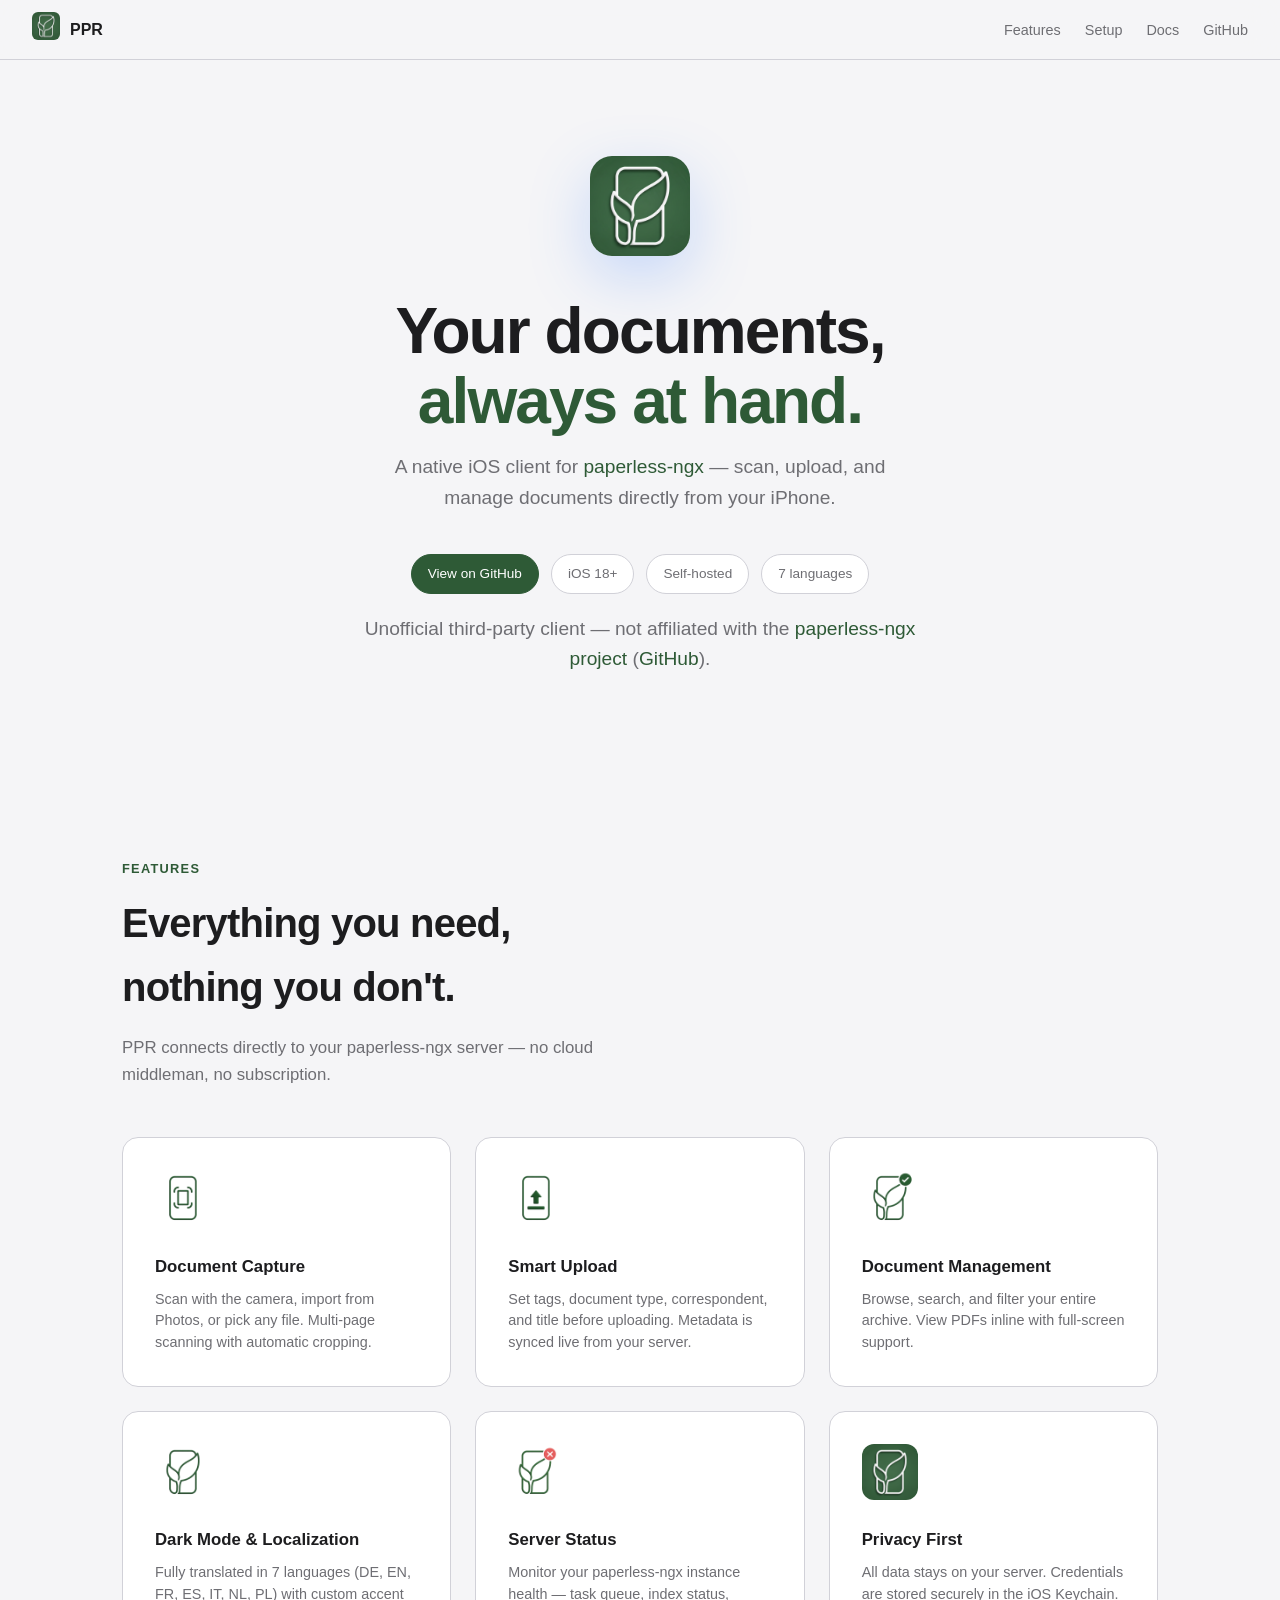
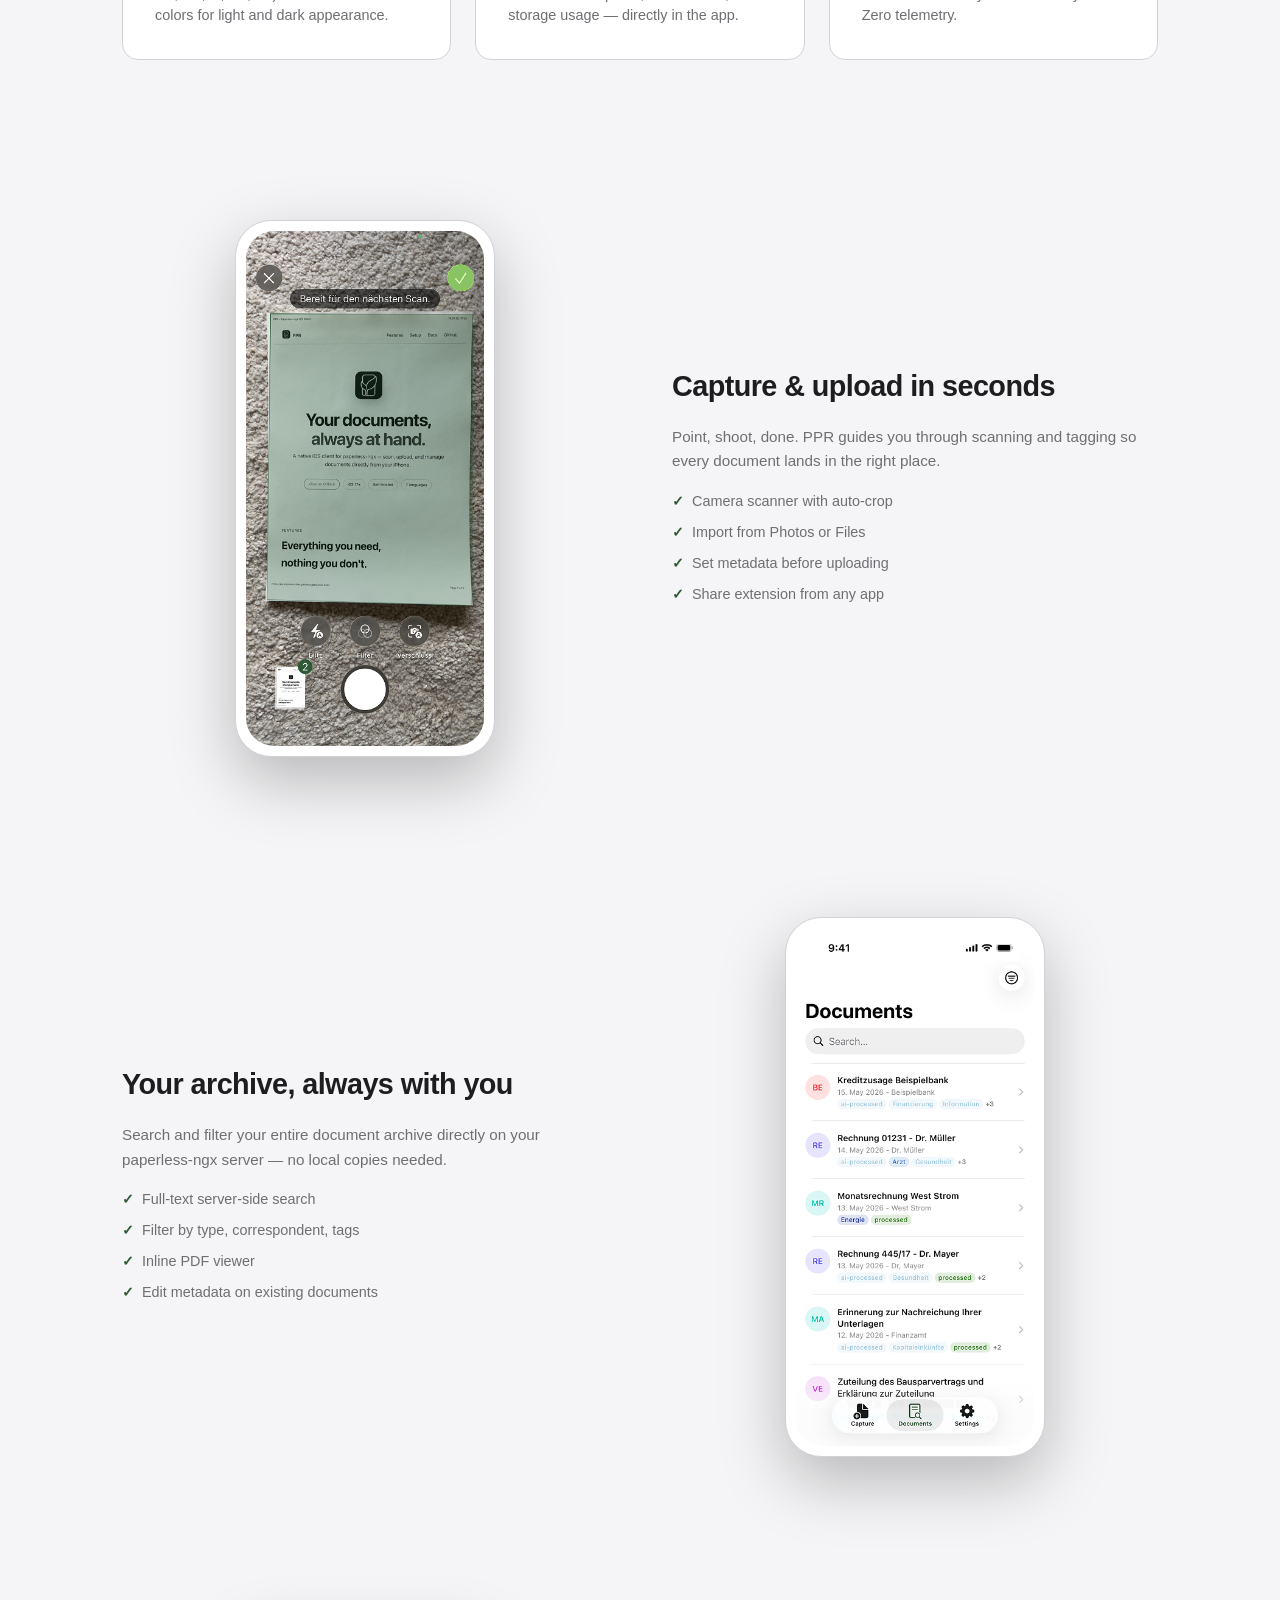
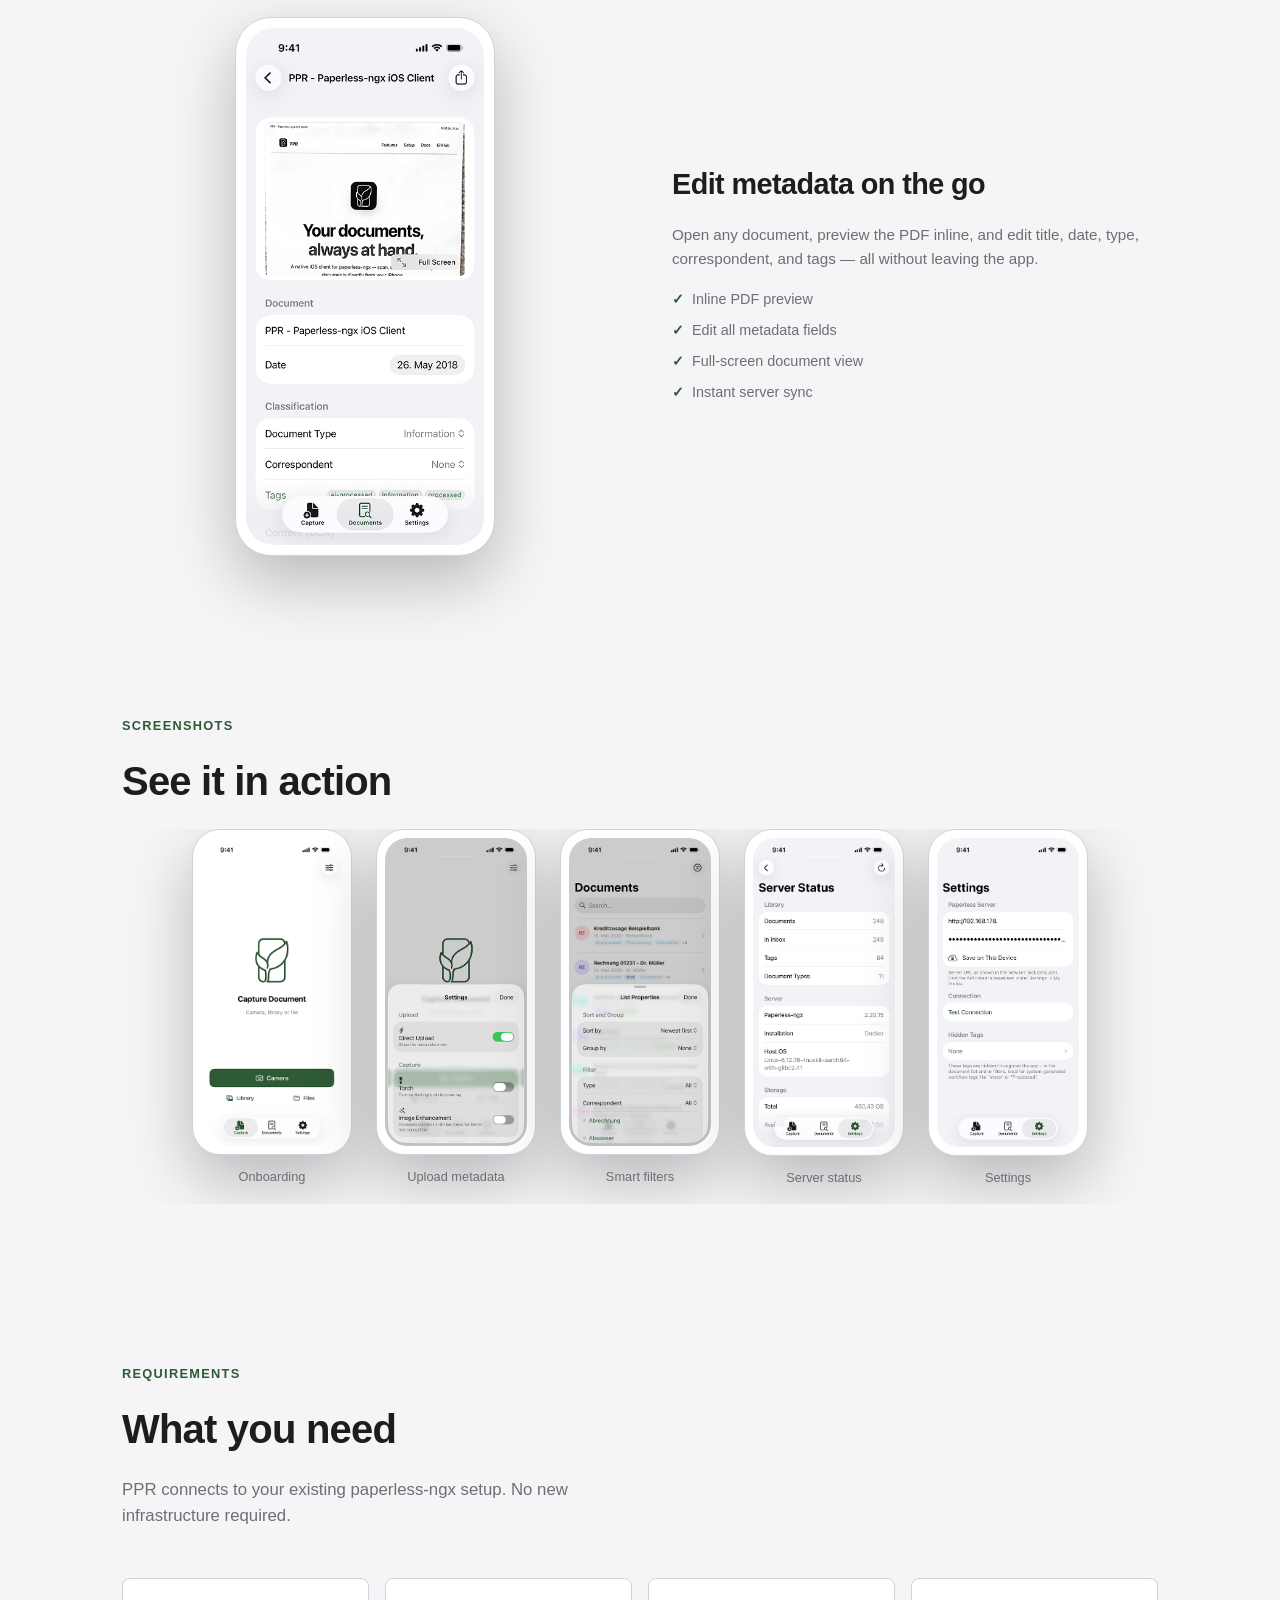
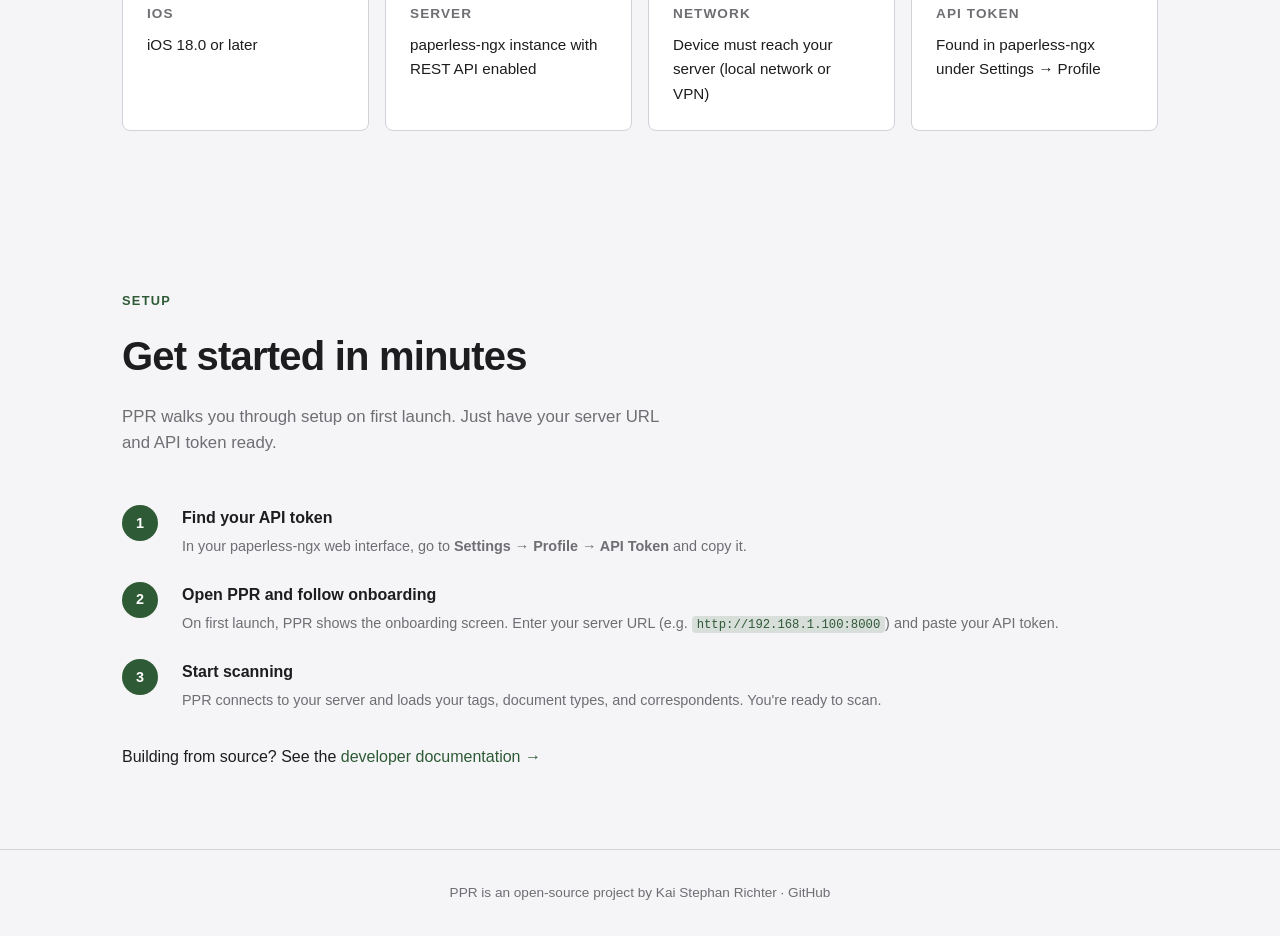
<file: docs/index.html>
<!DOCTYPE html>
<html lang="en">
<head>
  <meta charset="UTF-8">
  <meta name="viewport" content="width=device-width, initial-scale=1.0">
  <title>PPR – Paperless-ngx iOS Client</title>
  <meta name="description" content="A native iOS app for scanning, uploading, and managing documents with your self-hosted paperless-ngx instance.">
  <meta property="og:title" content="PPR – Paperless-ngx iOS Client">
  <meta property="og:description" content="Scan, upload, and manage documents from your iPhone. A native iOS client for paperless-ngx.">
  <meta property="og:image" content="assets/Documents List - Light.png">
  <link rel="icon" type="image/png" href="assets/app-icon-light.png">
  <link rel="stylesheet" href="style.css">
</head>
<body>

<nav>
  <a class="nav-logo" href="index.html">
    <picture>
      <source srcset="assets/app-icon-dark.png" media="(prefers-color-scheme: dark)">
      <img src="assets/app-icon-light.png" alt="PPR Icon">
    </picture>
    PPR
  </a>
  <ul>
    <li><a href="#features">Features</a></li>
    <li><a href="#setup">Setup</a></li>
    <li><a href="docs.html">Docs</a></li>
    <li><a href="https://github.com/kaistephanrichter/ppr">GitHub</a></li>
  </ul>
</nav>

<!-- HERO -->
<div class="hero">
  <picture>
    <source srcset="assets/app-icon-dark.png" media="(prefers-color-scheme: dark)">
    <img class="hero-icon" src="assets/app-icon-light.png" alt="PPR App Icon">
  </picture>
  <h1>Your documents,<br><span>always at hand.</span></h1>
  <p>A native iOS client for <a href="https://docs.paperless-ngx.com" target="_blank">paperless-ngx</a> — scan, upload, and manage documents directly from your iPhone.</p>
  <div class="hero-badges">
    <a class="badge badge-primary" href="https://github.com/kaistephanrichter/ppr">View on GitHub</a>
    <span class="badge">iOS 18+</span>
    <span class="badge">Self-hosted</span>
    <span class="badge">7 languages</span>
  </div>
  <p class="hero-disclaimer">Unofficial third-party client &mdash; not affiliated with the <a href="https://paperless-ngx.com" target="_blank">paperless-ngx project</a> (<a href="https://github.com/paperless-ngx/paperless-ngx" target="_blank">GitHub</a>).</p>
</div>

<!-- FEATURES -->
<section id="features">
  <div class="section-label">Features</div>
  <h2 class="section-title">Everything you need,<br>nothing you don't.</h2>
  <p class="section-sub">PPR connects directly to your paperless-ngx server — no cloud middleman, no subscription.</p>

  <div class="features-grid">
    <div class="feature-card">
      <picture>
        <source srcset="assets/document-capture-dark.png" media="(prefers-color-scheme: dark)">
        <img class="feature-icon" src="assets/document-capture-light.png" alt="Document Capture">
      </picture>
      <h3>Document Capture</h3>
      <p>Scan with the camera, import from Photos, or pick any file. Multi-page scanning with automatic cropping.</p>
    </div>
    <div class="feature-card">
      <picture>
        <source srcset="assets/upload-dark.png" media="(prefers-color-scheme: dark)">
        <img class="feature-icon" src="assets/upload-light.png" alt="Upload">
      </picture>
      <h3>Smart Upload</h3>
      <p>Set tags, document type, correspondent, and title before uploading. Metadata is synced live from your server.</p>
    </div>
    <div class="feature-card">
      <picture>
        <source srcset="assets/success-dark.png" media="(prefers-color-scheme: dark)">
        <img class="feature-icon" src="assets/success-light.png" alt="Document Management">
      </picture>
      <h3>Document Management</h3>
      <p>Browse, search, and filter your entire archive. View PDFs inline with full-screen support.</p>
    </div>
    <div class="feature-card">
      <picture>
        <source srcset="assets/logo-dark.png" media="(prefers-color-scheme: dark)">
        <img class="feature-icon" src="assets/logo-light.png" alt="Dark Mode">
      </picture>
      <h3>Dark Mode &amp; Localization</h3>
      <p>Fully translated in 7 languages (DE, EN, FR, ES, IT, NL, PL) with custom accent colors for light and dark appearance.</p>
    </div>
    <div class="feature-card">
      <picture>
        <source srcset="assets/error-dark.png" media="(prefers-color-scheme: dark)">
        <img class="feature-icon" src="assets/error-light.png" alt="Server Status">
      </picture>
      <h3>Server Status</h3>
      <p>Monitor your paperless-ngx instance health — task queue, index status, storage usage — directly in the app.</p>
    </div>
    <div class="feature-card">
      <picture>
        <source srcset="assets/app-icon-dark.png" media="(prefers-color-scheme: dark)">
        <img class="feature-icon" src="assets/app-icon-light.png" alt="Privacy">
      </picture>
      <h3>Privacy First</h3>
      <p>All data stays on your server. Credentials are stored securely in the iOS Keychain. Zero telemetry.</p>
    </div>
  </div>
</section>

<!-- SHOWCASE 1 -->
<section>
  <div class="showcase">
    <div class="phone-wrap">
      <picture>
        <source srcset="assets/Document Capturing - Dark.png" media="(prefers-color-scheme: dark)">
        <img class="phone-screen" src="assets/Document Capturing - Light.png" alt="Document Scanning">
      </picture>
    </div>
    <div class="showcase-text">
      <h2>Capture &amp; upload in seconds</h2>
      <p>Point, shoot, done. PPR guides you through scanning and tagging so every document lands in the right place.</p>
      <ul>
        <li>Camera scanner with auto-crop</li>
        <li>Import from Photos or Files</li>
        <li>Set metadata before uploading</li>
        <li>Share extension from any app</li>
      </ul>
    </div>
  </div>
</section>

<!-- SHOWCASE 2 -->
<section>
  <div class="showcase reverse">
    <div class="phone-wrap">
      <picture>
        <source srcset="assets/Documents List - Dark.png" media="(prefers-color-scheme: dark)">
        <img class="phone-screen" src="assets/Documents List - Light.png" alt="Document Archive">
      </picture>
    </div>
    <div class="showcase-text">
      <h2>Your archive, always with you</h2>
      <p>Search and filter your entire document archive directly on your paperless-ngx server — no local copies needed.</p>
      <ul>
        <li>Full-text server-side search</li>
        <li>Filter by type, correspondent, tags</li>
        <li>Inline PDF viewer</li>
        <li>Edit metadata on existing documents</li>
      </ul>
    </div>
  </div>
</section>

<!-- SHOWCASE 3 -->
<section>
  <div class="showcase">
    <div class="phone-wrap">
      <picture>
        <source srcset="assets/Document Details - Dark.png" media="(prefers-color-scheme: dark)">
        <img class="phone-screen" src="assets/Document Details - Light.png" alt="Document Details">
      </picture>
    </div>
    <div class="showcase-text">
      <h2>Edit metadata on the go</h2>
      <p>Open any document, preview the PDF inline, and edit title, date, type, correspondent, and tags — all without leaving the app.</p>
      <ul>
        <li>Inline PDF preview</li>
        <li>Edit all metadata fields</li>
        <li>Full-screen document view</li>
        <li>Instant server sync</li>
      </ul>
    </div>
  </div>
</section>

<!-- SCREENSHOT STRIP -->
<section id="screenshots">
  <div class="section-label">Screenshots</div>
  <h2 class="section-title">See it in action</h2>
  <div class="screenshot-strip">
    <div class="screenshot-item">
      <div class="phone-wrap phone-sm">
        <picture>
          <source srcset="assets/Start Screen - Dark.png" media="(prefers-color-scheme: dark)">
          <img class="phone-screen" src="assets/Start Screen - Light.png" alt="Start Screen">
        </picture>
      </div>
      <span class="screenshot-label">Onboarding</span>
    </div>
    <div class="screenshot-item">
      <div class="phone-wrap phone-sm">
        <picture>
          <source srcset="assets/Capture Settings - Dark.png" media="(prefers-color-scheme: dark)">
          <img class="phone-screen" src="assets/Capture Settings - Light.png" alt="Capture Settings">
        </picture>
      </div>
      <span class="screenshot-label">Upload metadata</span>
    </div>
    <div class="screenshot-item">
      <div class="phone-wrap phone-sm">
        <picture>
          <source srcset="assets/Documents Filters - Dark.png" media="(prefers-color-scheme: dark)">
          <img class="phone-screen" src="assets/Documents Filters - Light.png" alt="Filters">
        </picture>
      </div>
      <span class="screenshot-label">Smart filters</span>
    </div>
    <div class="screenshot-item">
      <div class="phone-wrap phone-sm">
        <picture>
          <source srcset="assets/Server Status - Dark.png" media="(prefers-color-scheme: dark)">
          <img class="phone-screen" src="assets/Server Status - Light.png" alt="Server Status">
        </picture>
      </div>
      <span class="screenshot-label">Server status</span>
    </div>
    <div class="screenshot-item">
      <div class="phone-wrap phone-sm">
        <picture>
          <source srcset="assets/Settings - Dark.png" media="(prefers-color-scheme: dark)">
          <img class="phone-screen" src="assets/Settings - Light.png" alt="Settings">
        </picture>
      </div>
      <span class="screenshot-label">Settings</span>
    </div>
  </div>
</section>

<!-- REQUIREMENTS -->
<section id="requirements">
  <div class="section-label">Requirements</div>
  <h2 class="section-title">What you need</h2>
  <p class="section-sub">PPR connects to your existing paperless-ngx setup. No new infrastructure required.</p>

  <div class="req-grid">
    <div class="req-card">
      <h4>iOS</h4>
      <p>iOS 18.0 or later</p>
    </div>
    <div class="req-card">
      <h4>Server</h4>
      <p>paperless-ngx instance with REST API enabled</p>
    </div>
    <div class="req-card">
      <h4>Network</h4>
      <p>Device must reach your server (local network or VPN)</p>
    </div>
    <div class="req-card">
      <h4>API Token</h4>
      <p>Found in paperless-ngx under Settings → Profile</p>
    </div>
  </div>
</section>

<!-- SETUP -->
<section id="setup">
  <div class="section-label">Setup</div>
  <h2 class="section-title">Get started in minutes</h2>
  <p class="section-sub">PPR walks you through setup on first launch. Just have your server URL and API token ready.</p>

  <div class="setup-steps">
    <div class="step">
      <div class="step-num">1</div>
      <div class="step-content">
        <h4>Find your API token</h4>
        <p>In your paperless-ngx web interface, go to <strong>Settings → Profile → API Token</strong> and copy it.</p>
      </div>
    </div>
    <div class="step">
      <div class="step-num">2</div>
      <div class="step-content">
        <h4>Open PPR and follow onboarding</h4>
        <p>On first launch, PPR shows the onboarding screen. Enter your server URL (e.g. <code>http://192.168.1.100:8000</code>) and paste your API token.</p>
      </div>
    </div>
    <div class="step">
      <div class="step-num">3</div>
      <div class="step-content">
        <h4>Start scanning</h4>
        <p>PPR connects to your server and loads your tags, document types, and correspondents. You're ready to scan.</p>
      </div>
    </div>
  </div>

  <p style="margin-top: 2rem;">
    Building from source? See the <a href="docs.html">developer documentation →</a>
  </p>
</section>

<footer>
  <p>PPR is an open-source project by <a href="https://github.com/kaistephanrichter" target="_blank">Kai Stephan Richter</a> · <a href="https://github.com/kaistephanrichter/ppr" target="_blank">GitHub</a></p>
</footer>

</body>
</html>
</file>
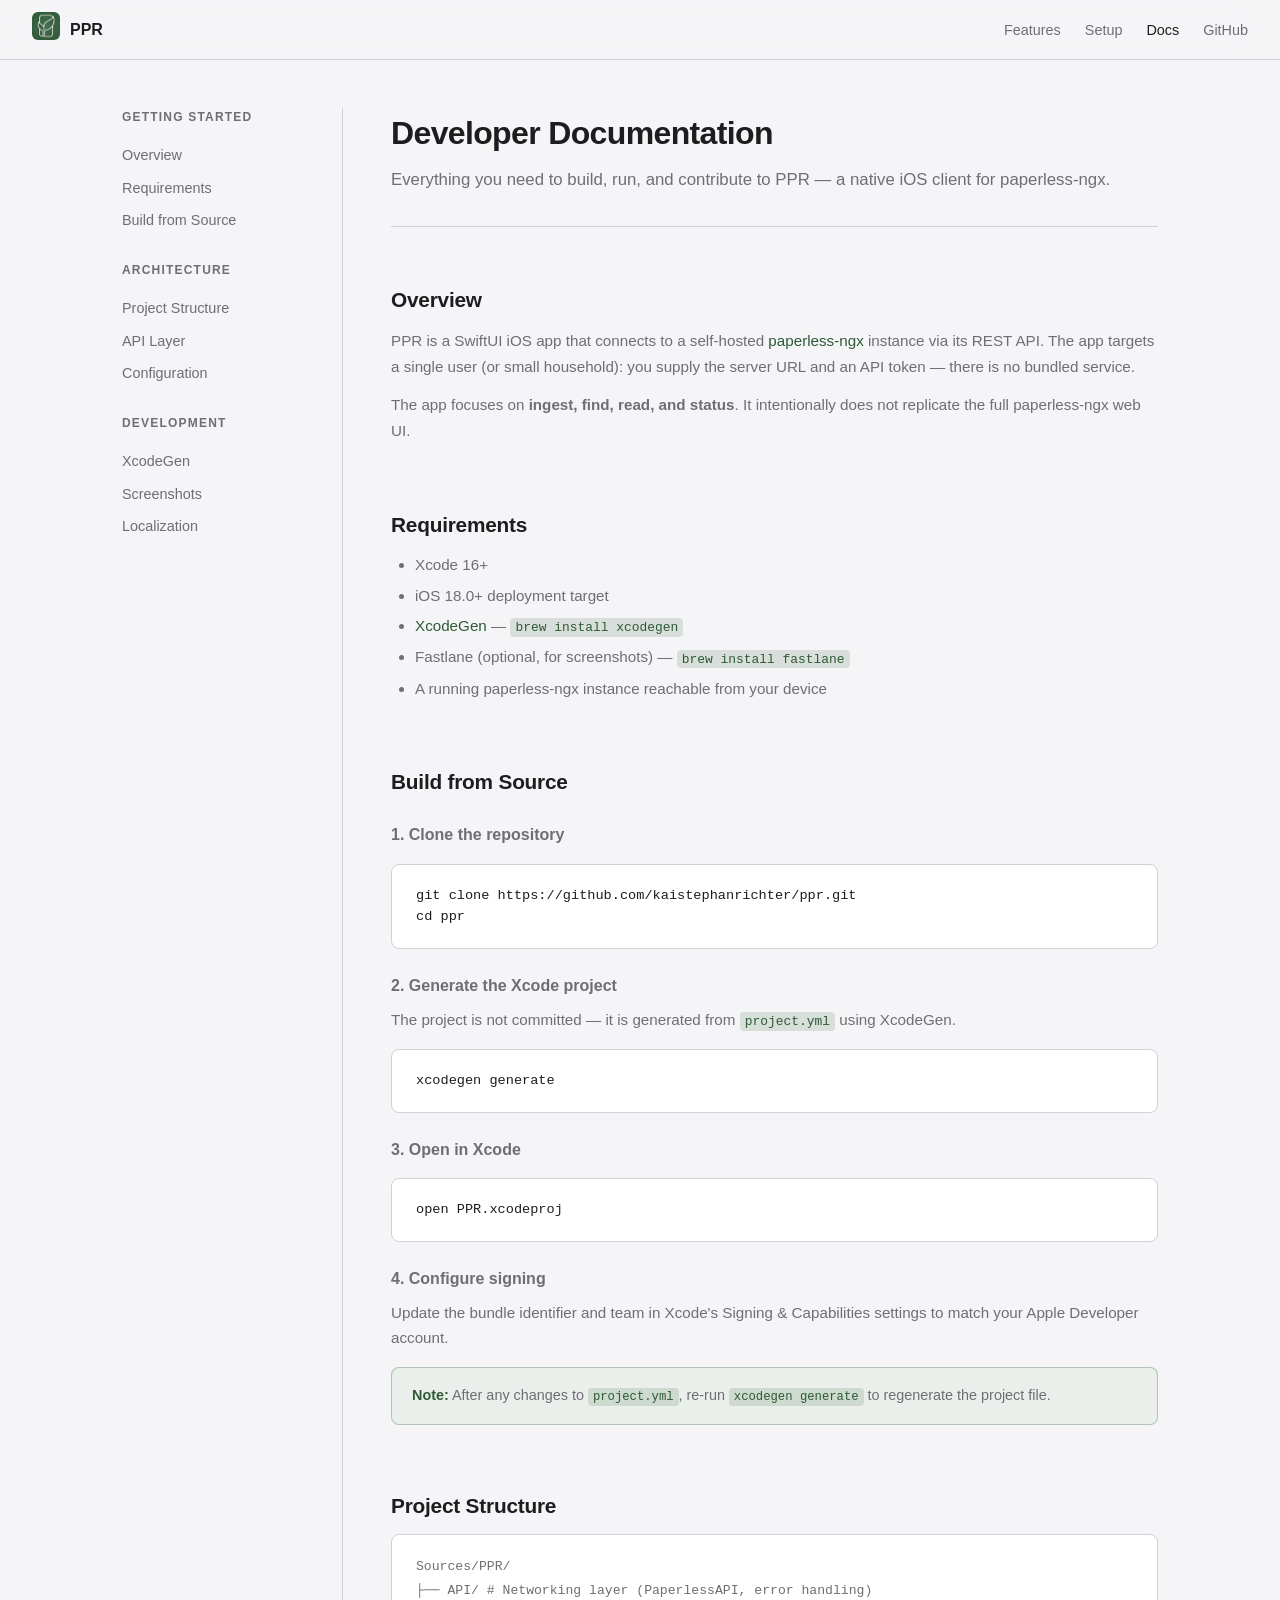
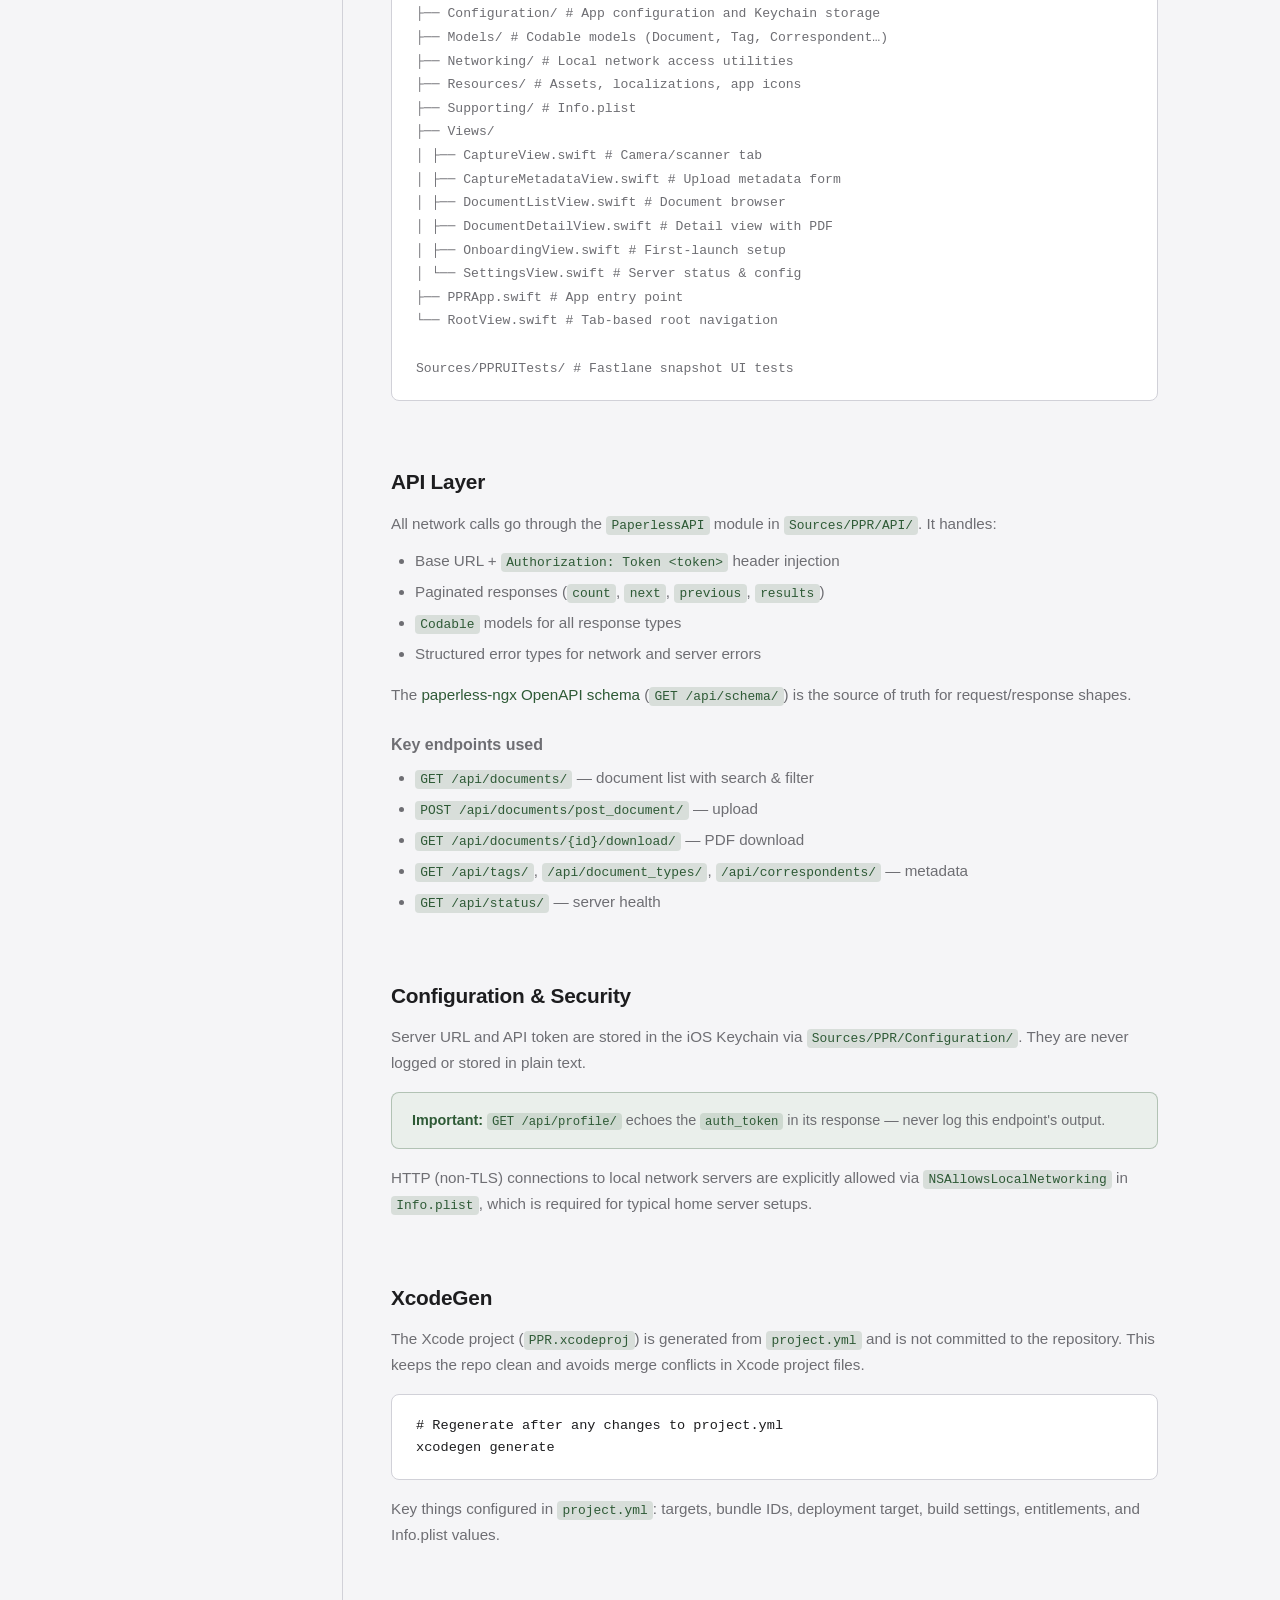
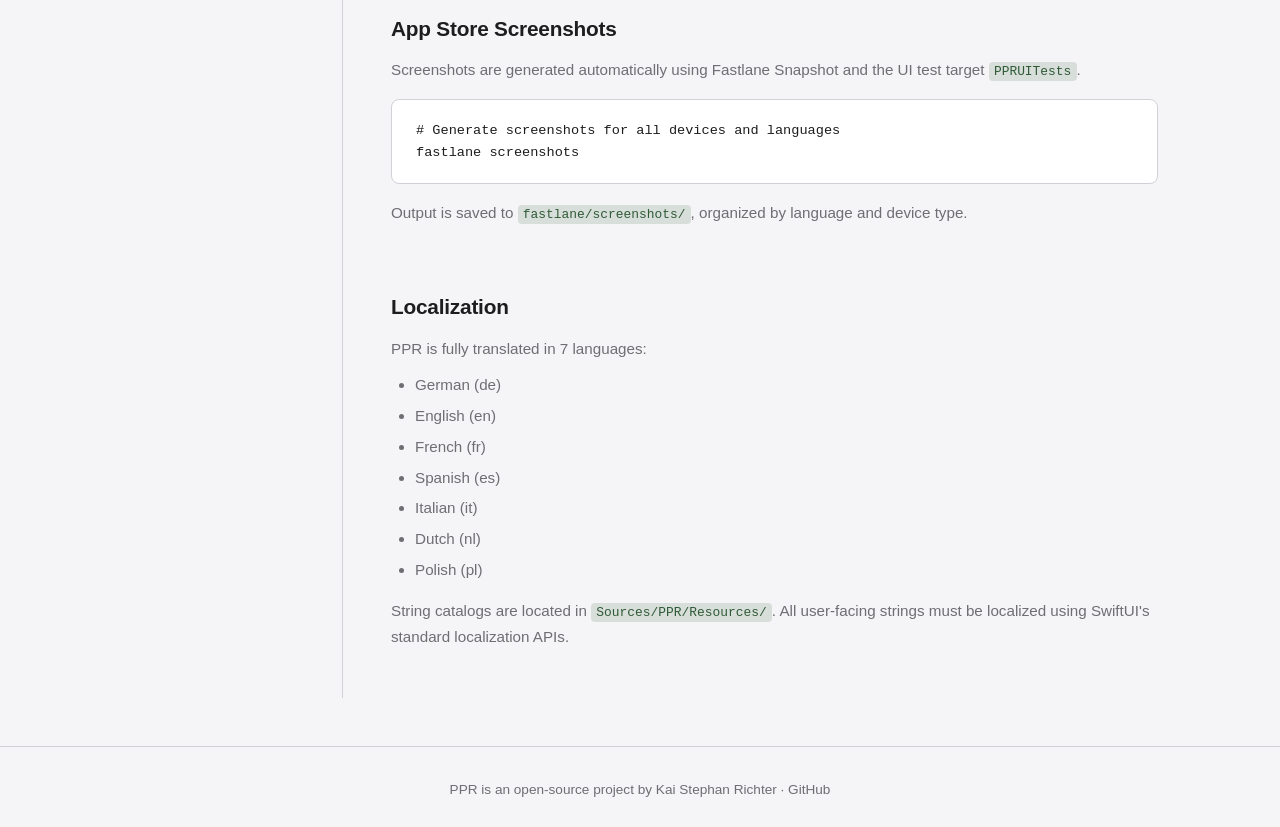
<file: docs/docs.html>
<!DOCTYPE html>
<html lang="en">
<head>
  <meta charset="UTF-8">
  <meta name="viewport" content="width=device-width, initial-scale=1.0">
  <title>Documentation – PPR</title>
  <meta name="description" content="Developer documentation for PPR, the native iOS client for paperless-ngx.">
  <link rel="icon" type="image/png" href="assets/app-icon-light.png">
  <link rel="stylesheet" href="style.css">
  <style>
    .docs-layout {
      display: grid;
      grid-template-columns: 220px 1fr;
      gap: 0;
      max-width: 1100px;
      margin: 0 auto;
      padding: 3rem 2rem;
      align-items: start;
    }

    .docs-sidebar {
      position: sticky;
      top: 80px;
    }

    .docs-sidebar h3 {
      font-size: 0.75rem;
      font-weight: 600;
      letter-spacing: 0.1em;
      text-transform: uppercase;
      color: var(--text-muted);
      margin-bottom: 0.75rem;
      margin-top: 1.5rem;
    }

    .docs-sidebar h3:first-child { margin-top: 0; }

    .docs-sidebar ul { list-style: none; }

    .docs-sidebar li a {
      display: block;
      padding: 0.3rem 0;
      font-size: 0.9rem;
      color: var(--text-muted);
      transition: color 0.15s;
    }

    .docs-sidebar li a:hover { color: var(--text); }
    .docs-sidebar li a.active { color: var(--accent); font-weight: 500; }

    .docs-content {
      padding-left: 3rem;
      border-left: 1px solid var(--border);
      min-height: 80vh;
    }

    .docs-content h1 {
      font-size: 2rem;
      font-weight: 700;
      letter-spacing: -0.02em;
      margin-bottom: 0.5rem;
    }

    .docs-content .lead {
      font-size: 1.05rem;
      color: var(--text-muted);
      margin-bottom: 2.5rem;
      padding-bottom: 2rem;
      border-bottom: 1px solid var(--border);
    }

    .docs-section {
      margin-bottom: 3rem;
    }

    .docs-section h2 {
      font-size: 1.3rem;
      font-weight: 600;
      letter-spacing: -0.01em;
      margin-bottom: 0.75rem;
      padding-top: 1rem;
    }

    .docs-section h3 {
      font-size: 1rem;
      font-weight: 600;
      margin-top: 1.5rem;
      margin-bottom: 0.5rem;
      color: var(--text-muted);
    }

    .docs-section p {
      font-size: 0.95rem;
      color: var(--text-muted);
      margin-bottom: 0.75rem;
      line-height: 1.7;
    }

    .docs-section ul, .docs-section ol {
      padding-left: 1.5rem;
      margin-bottom: 1rem;
    }

    .docs-section li {
      font-size: 0.95rem;
      color: var(--text-muted);
      margin-bottom: 0.4rem;
      line-height: 1.6;
    }

    pre {
      background: var(--bg-card);
      border: 1px solid var(--border);
      border-radius: var(--radius-sm);
      padding: 1.25rem 1.5rem;
      overflow-x: auto;
      margin: 1rem 0;
    }

    pre code {
      background: none;
      color: var(--text);
      padding: 0;
      font-size: 0.85rem;
      line-height: 1.6;
    }

    .callout {
      background: color-mix(in srgb, var(--accent) 10%, var(--bg-card));
      border: 1px solid color-mix(in srgb, var(--accent) 30%, transparent);
      border-radius: var(--radius-sm);
      padding: 1rem 1.25rem;
      margin: 1rem 0;
      font-size: 0.9rem;
      color: var(--text-muted);
    }

    .callout strong { color: var(--accent); }

    .arch-tree {
      font-family: "SF Mono", "Fira Code", monospace;
      font-size: 0.82rem;
      color: var(--text-muted);
      background: var(--bg-card);
      border: 1px solid var(--border);
      border-radius: var(--radius-sm);
      padding: 1.25rem 1.5rem;
      line-height: 1.8;
    }

    @media (max-width: 700px) {
      .docs-layout { grid-template-columns: 1fr; }
      .docs-sidebar { display: none; }
      .docs-content { padding-left: 0; border-left: none; }
    }
  </style>
</head>
<body>

<nav>
  <a class="nav-logo" href="index.html">
    <picture>
      <source srcset="assets/app-icon-dark.png" media="(prefers-color-scheme: dark)">
      <img src="assets/app-icon-light.png" alt="PPR Icon">
    </picture>
    PPR
  </a>
  <ul>
    <li><a href="index.html#features">Features</a></li>
    <li><a href="index.html#setup">Setup</a></li>
    <li><a href="docs.html" style="color: var(--text);">Docs</a></li>
    <li><a href="https://github.com/kaistephanrichter/ppr">GitHub</a></li>
  </ul>
</nav>

<div class="docs-layout">
  <aside class="docs-sidebar">
    <h3>Getting Started</h3>
    <ul>
      <li><a href="#overview">Overview</a></li>
      <li><a href="#requirements">Requirements</a></li>
      <li><a href="#build">Build from Source</a></li>
    </ul>
    <h3>Architecture</h3>
    <ul>
      <li><a href="#structure">Project Structure</a></li>
      <li><a href="#api-layer">API Layer</a></li>
      <li><a href="#configuration">Configuration</a></li>
    </ul>
    <h3>Development</h3>
    <ul>
      <li><a href="#xcodegen">XcodeGen</a></li>
      <li><a href="#screenshots">Screenshots</a></li>
      <li><a href="#localization">Localization</a></li>
    </ul>
  </aside>

  <main class="docs-content">
    <h1>Developer Documentation</h1>
    <p class="lead">Everything you need to build, run, and contribute to PPR — a native iOS client for paperless-ngx.</p>

    <!-- OVERVIEW -->
    <div class="docs-section" id="overview">
      <h2>Overview</h2>
      <p>PPR is a SwiftUI iOS app that connects to a self-hosted <a href="https://docs.paperless-ngx.com" target="_blank">paperless-ngx</a> instance via its REST API. The app targets a single user (or small household): you supply the server URL and an API token — there is no bundled service.</p>
      <p>The app focuses on <strong>ingest, find, read, and status</strong>. It intentionally does not replicate the full paperless-ngx web UI.</p>
    </div>

    <!-- REQUIREMENTS -->
    <div class="docs-section" id="requirements">
      <h2>Requirements</h2>
      <ul>
        <li>Xcode 16+</li>
        <li>iOS 18.0+ deployment target</li>
        <li><a href="https://github.com/yonaskolb/XcodeGen" target="_blank">XcodeGen</a> — <code>brew install xcodegen</code></li>
        <li>Fastlane (optional, for screenshots) — <code>brew install fastlane</code></li>
        <li>A running paperless-ngx instance reachable from your device</li>
      </ul>
    </div>

    <!-- BUILD -->
    <div class="docs-section" id="build">
      <h2>Build from Source</h2>

      <h3>1. Clone the repository</h3>
      <pre><code>git clone https://github.com/kaistephanrichter/ppr.git
cd ppr</code></pre>

      <h3>2. Generate the Xcode project</h3>
      <p>The project is not committed — it is generated from <code>project.yml</code> using XcodeGen.</p>
      <pre><code>xcodegen generate</code></pre>

      <h3>3. Open in Xcode</h3>
      <pre><code>open PPR.xcodeproj</code></pre>

      <h3>4. Configure signing</h3>
      <p>Update the bundle identifier and team in Xcode's Signing &amp; Capabilities settings to match your Apple Developer account.</p>

      <div class="callout">
        <strong>Note:</strong> After any changes to <code>project.yml</code>, re-run <code>xcodegen generate</code> to regenerate the project file.
      </div>
    </div>

    <!-- STRUCTURE -->
    <div class="docs-section" id="structure">
      <h2>Project Structure</h2>
      <div class="arch-tree">Sources/PPR/<br>
├── API/                    # Networking layer (PaperlessAPI, error handling)<br>
├── Configuration/          # App configuration and Keychain storage<br>
├── Models/                 # Codable models (Document, Tag, Correspondent…)<br>
├── Networking/             # Local network access utilities<br>
├── Resources/              # Assets, localizations, app icons<br>
├── Supporting/             # Info.plist<br>
├── Views/<br>
│   ├── CaptureView.swift           # Camera/scanner tab<br>
│   ├── CaptureMetadataView.swift   # Upload metadata form<br>
│   ├── DocumentListView.swift      # Document browser<br>
│   ├── DocumentDetailView.swift    # Detail view with PDF<br>
│   ├── OnboardingView.swift        # First-launch setup<br>
│   └── SettingsView.swift          # Server status &amp; config<br>
├── PPRApp.swift            # App entry point<br>
└── RootView.swift          # Tab-based root navigation<br>
<br>
Sources/PPRUITests/         # Fastlane snapshot UI tests</div>
    </div>

    <!-- API LAYER -->
    <div class="docs-section" id="api-layer">
      <h2>API Layer</h2>
      <p>All network calls go through the <code>PaperlessAPI</code> module in <code>Sources/PPR/API/</code>. It handles:</p>
      <ul>
        <li>Base URL + <code>Authorization: Token &lt;token&gt;</code> header injection</li>
        <li>Paginated responses (<code>count</code>, <code>next</code>, <code>previous</code>, <code>results</code>)</li>
        <li><code>Codable</code> models for all response types</li>
        <li>Structured error types for network and server errors</li>
      </ul>
      <p>The <a href="https://docs.paperless-ngx.com/api/" target="_blank">paperless-ngx OpenAPI schema</a> (<code>GET /api/schema/</code>) is the source of truth for request/response shapes.</p>

      <h3>Key endpoints used</h3>
      <ul>
        <li><code>GET /api/documents/</code> — document list with search &amp; filter</li>
        <li><code>POST /api/documents/post_document/</code> — upload</li>
        <li><code>GET /api/documents/{id}/download/</code> — PDF download</li>
        <li><code>GET /api/tags/</code>, <code>/api/document_types/</code>, <code>/api/correspondents/</code> — metadata</li>
        <li><code>GET /api/status/</code> — server health</li>
      </ul>
    </div>

    <!-- CONFIGURATION -->
    <div class="docs-section" id="configuration">
      <h2>Configuration &amp; Security</h2>
      <p>Server URL and API token are stored in the iOS Keychain via <code>Sources/PPR/Configuration/</code>. They are never logged or stored in plain text.</p>
      <div class="callout">
        <strong>Important:</strong> <code>GET /api/profile/</code> echoes the <code>auth_token</code> in its response — never log this endpoint's output.
      </div>
      <p>HTTP (non-TLS) connections to local network servers are explicitly allowed via <code>NSAllowsLocalNetworking</code> in <code>Info.plist</code>, which is required for typical home server setups.</p>
    </div>

    <!-- XCODEGEN -->
    <div class="docs-section" id="xcodegen">
      <h2>XcodeGen</h2>
      <p>The Xcode project (<code>PPR.xcodeproj</code>) is generated from <code>project.yml</code> and is not committed to the repository. This keeps the repo clean and avoids merge conflicts in Xcode project files.</p>
      <pre><code># Regenerate after any changes to project.yml
xcodegen generate</code></pre>
      <p>Key things configured in <code>project.yml</code>: targets, bundle IDs, deployment target, build settings, entitlements, and Info.plist values.</p>
    </div>

    <!-- SCREENSHOTS -->
    <div class="docs-section" id="screenshots">
      <h2>App Store Screenshots</h2>
      <p>Screenshots are generated automatically using Fastlane Snapshot and the UI test target <code>PPRUITests</code>.</p>
      <pre><code># Generate screenshots for all devices and languages
fastlane screenshots</code></pre>
      <p>Output is saved to <code>fastlane/screenshots/</code>, organized by language and device type.</p>
    </div>

    <!-- LOCALIZATION -->
    <div class="docs-section" id="localization">
      <h2>Localization</h2>
      <p>PPR is fully translated in 7 languages:</p>
      <ul>
        <li>German (de)</li>
        <li>English (en)</li>
        <li>French (fr)</li>
        <li>Spanish (es)</li>
        <li>Italian (it)</li>
        <li>Dutch (nl)</li>
        <li>Polish (pl)</li>
      </ul>
      <p>String catalogs are located in <code>Sources/PPR/Resources/</code>. All user-facing strings must be localized using SwiftUI's standard localization APIs.</p>
    </div>

  </main>
</div>

<footer>
  <p>PPR is an open-source project by <a href="https://github.com/kaistephanrichter" target="_blank">Kai Stephan Richter</a> · <a href="https://github.com/kaistephanrichter/ppr" target="_blank">GitHub</a></p>
</footer>

</body>
</html>
</file>
<file: docs/style.css>
*, *::before, *::after { box-sizing: border-box; margin: 0; padding: 0; }

:root {
  --bg: #0d0d0f;
  --bg-card: #18181b;
  --bg-card-hover: #1f1f23;
  --border: #2a2a30;
  --text: #e8e8ed;
  --text-muted: #8e8e99;
  --accent: #2e5a36;
  --accent-hover: #3a7245;
  --radius: 16px;
  --radius-sm: 8px;
}

@media (prefers-color-scheme: light) {
  :root {
    --bg: #f5f5f7;
    --bg-card: #ffffff;
    --bg-card-hover: #f0f0f5;
    --border: #d1d1d8;
    --text: #1d1d1f;
    --text-muted: #6e6e73;
    --accent: #2e5a36;
    --accent-hover: #3a7245;
  }
}

@media (prefers-color-scheme: dark) {
  :root {
    --accent: #84c15d;
    --accent-hover: #96cc72;
  }
}

html { scroll-behavior: smooth; }

body {
  font-family: -apple-system, BlinkMacSystemFont, "SF Pro Display", "Segoe UI", sans-serif;
  background: var(--bg);
  color: var(--text);
  line-height: 1.6;
  -webkit-font-smoothing: antialiased;
}

a { color: var(--accent); text-decoration: none; }
a:hover { color: var(--accent-hover); }

/* NAV */
nav {
  position: sticky;
  top: 0;
  z-index: 100;
  display: flex;
  align-items: center;
  justify-content: space-between;
  padding: 0 2rem;
  height: 60px;
  background: color-mix(in srgb, var(--bg) 80%, transparent);
  backdrop-filter: blur(20px);
  -webkit-backdrop-filter: blur(20px);
  border-bottom: 1px solid var(--border);
}

.nav-logo {
  display: flex;
  align-items: center;
  gap: 10px;
  font-weight: 600;
  font-size: 1rem;
  color: var(--text);
}

.nav-logo img {
  width: 28px;
  height: 28px;
  border-radius: 6px;
}

nav ul {
  display: flex;
  gap: 1.5rem;
  list-style: none;
}

nav a {
  color: var(--text-muted);
  font-size: 0.9rem;
  font-weight: 500;
  transition: color 0.15s;
}

nav a:hover { color: var(--text); }

/* HERO */
.hero {
  display: flex;
  flex-direction: column;
  align-items: center;
  text-align: center;
  padding: 6rem 2rem 4rem;
  max-width: 800px;
  margin: 0 auto;
}

.hero-icon {
  width: 100px;
  height: 100px;
  border-radius: 22px;
  margin-bottom: 2rem;
  box-shadow: 0 20px 60px rgba(59, 126, 255, 0.25);
}

.hero h1 {
  font-size: clamp(2.5rem, 6vw, 4rem);
  font-weight: 700;
  letter-spacing: -0.03em;
  line-height: 1.1;
  margin-bottom: 1rem;
}

.hero h1 span { color: var(--accent); }

.hero p {
  font-size: 1.2rem;
  color: var(--text-muted);
  max-width: 560px;
  margin-bottom: 2.5rem;
}

.hero-badges {
  display: flex;
  gap: 0.75rem;
  flex-wrap: wrap;
  justify-content: center;
}

.hero-disclaimer {
  margin-top: 1.25rem;
  font-size: 0.8rem;
  color: var(--text-muted);
}

.badge {
  display: inline-flex;
  align-items: center;
  gap: 6px;
  padding: 0.5rem 1rem;
  border-radius: 100px;
  font-size: 0.85rem;
  font-weight: 500;
  border: 1px solid var(--border);
  color: var(--text-muted);
  background: var(--bg-card);
}

.badge-primary {
  background: var(--accent);
  border-color: var(--accent);
  color: #fff;
  transition: background 0.15s;
}

.badge-primary:hover { background: var(--accent-hover); color: #fff; }

/* SECTIONS */
section {
  max-width: 1100px;
  margin: 0 auto;
  padding: 5rem 2rem;
}

.section-label {
  font-size: 0.8rem;
  font-weight: 600;
  letter-spacing: 0.1em;
  text-transform: uppercase;
  color: var(--accent);
  margin-bottom: 0.75rem;
}

.section-title {
  font-size: clamp(1.8rem, 4vw, 2.5rem);
  font-weight: 700;
  letter-spacing: -0.02em;
  margin-bottom: 1rem;
}

.section-sub {
  font-size: 1.05rem;
  color: var(--text-muted);
  max-width: 540px;
  margin-bottom: 3rem;
}

/* FEATURES GRID */
.features-grid {
  display: grid;
  grid-template-columns: repeat(auto-fill, minmax(300px, 1fr));
  gap: 1.5rem;
}

.feature-card {
  background: var(--bg-card);
  border: 1px solid var(--border);
  border-radius: var(--radius);
  padding: 2rem;
  transition: background 0.15s, border-color 0.15s;
}

.feature-card:hover {
  background: var(--bg-card-hover);
  border-color: color-mix(in srgb, var(--accent) 40%, var(--border));
}

.feature-icon {
  width: 56px;
  height: 56px;
  border-radius: 12px;
  margin-bottom: 1.25rem;
  object-fit: cover;
}

.feature-card h3 {
  font-size: 1.05rem;
  font-weight: 600;
  margin-bottom: 0.5rem;
}

.feature-card p {
  font-size: 0.9rem;
  color: var(--text-muted);
  line-height: 1.5;
}

/* SHOWCASE */
.showcase {
  display: grid;
  grid-template-columns: 1fr 1fr;
  gap: 4rem;
  align-items: center;
}

.showcase.reverse { direction: rtl; }
.showcase.reverse > * { direction: ltr; }

.showcase-img {
  width: 100%;
  border-radius: var(--radius);
  border: 1px solid var(--border);
}

.showcase-text h2 {
  font-size: 1.8rem;
  font-weight: 700;
  letter-spacing: -0.02em;
  margin-bottom: 1rem;
}

.showcase-text p {
  color: var(--text-muted);
  margin-bottom: 0.75rem;
  font-size: 0.95rem;
}

.showcase-text ul {
  list-style: none;
  margin-top: 1rem;
}

.showcase-text li {
  display: flex;
  align-items: flex-start;
  gap: 0.5rem;
  color: var(--text-muted);
  font-size: 0.9rem;
  margin-bottom: 0.5rem;
}

.showcase-text li::before {
  content: "✓";
  color: var(--accent);
  font-weight: 700;
  flex-shrink: 0;
}

/* REQUIREMENTS */
.req-grid {
  display: grid;
  grid-template-columns: repeat(auto-fill, minmax(240px, 1fr));
  gap: 1rem;
}

.req-card {
  background: var(--bg-card);
  border: 1px solid var(--border);
  border-radius: var(--radius-sm);
  padding: 1.5rem;
}

.req-card h4 {
  font-size: 0.85rem;
  font-weight: 600;
  color: var(--text-muted);
  text-transform: uppercase;
  letter-spacing: 0.08em;
  margin-bottom: 0.5rem;
}

.req-card p {
  font-size: 0.95rem;
  font-weight: 500;
}

/* SETUP */
.setup-steps {
  display: flex;
  flex-direction: column;
  gap: 1.5rem;
}

.step {
  display: flex;
  gap: 1.5rem;
  align-items: flex-start;
}

.step-num {
  width: 36px;
  height: 36px;
  border-radius: 50%;
  background: var(--accent);
  color: #fff;
  font-weight: 700;
  font-size: 0.9rem;
  display: flex;
  align-items: center;
  justify-content: center;
  flex-shrink: 0;
}

.step-content h4 {
  font-weight: 600;
  margin-bottom: 0.25rem;
}

.step-content p {
  color: var(--text-muted);
  font-size: 0.9rem;
}

code {
  font-family: "SF Mono", "Fira Code", monospace;
  font-size: 0.85em;
  background: color-mix(in srgb, var(--accent) 15%, transparent);
  color: var(--accent);
  padding: 0.15em 0.4em;
  border-radius: 4px;
}

/* FOOTER */
footer {
  border-top: 1px solid var(--border);
  padding: 2rem;
  text-align: center;
  color: var(--text-muted);
  font-size: 0.85rem;
}

footer a { color: var(--text-muted); }
footer a:hover { color: var(--text); }

/* PHONE MOCKUP */
.phone-wrap {
  flex-shrink: 0;
  background: var(--bg-card);
  border: 1px solid var(--border);
  border-radius: 36px;
  padding: 10px;
  box-shadow: 0 24px 64px rgba(0,0,0,0.25);
  width: 220px;
}

.phone-screen {
  width: 100%;
  border-radius: 28px;
  display: block;
}

.phone-sm {
  width: 160px;
  border-radius: 28px;
  padding: 8px;
}

.phone-sm .phone-screen {
  border-radius: 22px;
}

.showcase .phone-wrap {
  width: 260px;
  margin: 0 auto;
}

/* SCREENSHOT STRIP */
.screenshot-strip {
  display: flex;
  gap: 1.5rem;
  overflow-x: auto;
  padding-bottom: 1rem;
  justify-content: center;
  flex-wrap: wrap;
}

.screenshot-item {
  display: flex;
  flex-direction: column;
  align-items: center;
  gap: 0.75rem;
}

.screenshot-label {
  font-size: 0.8rem;
  font-weight: 500;
  color: var(--text-muted);
}

/* RESPONSIVE */
@media (max-width: 700px) {
  .showcase { grid-template-columns: 1fr; gap: 2rem; }
  .showcase.reverse { direction: ltr; }
  nav ul { display: none; }
}
</file>
